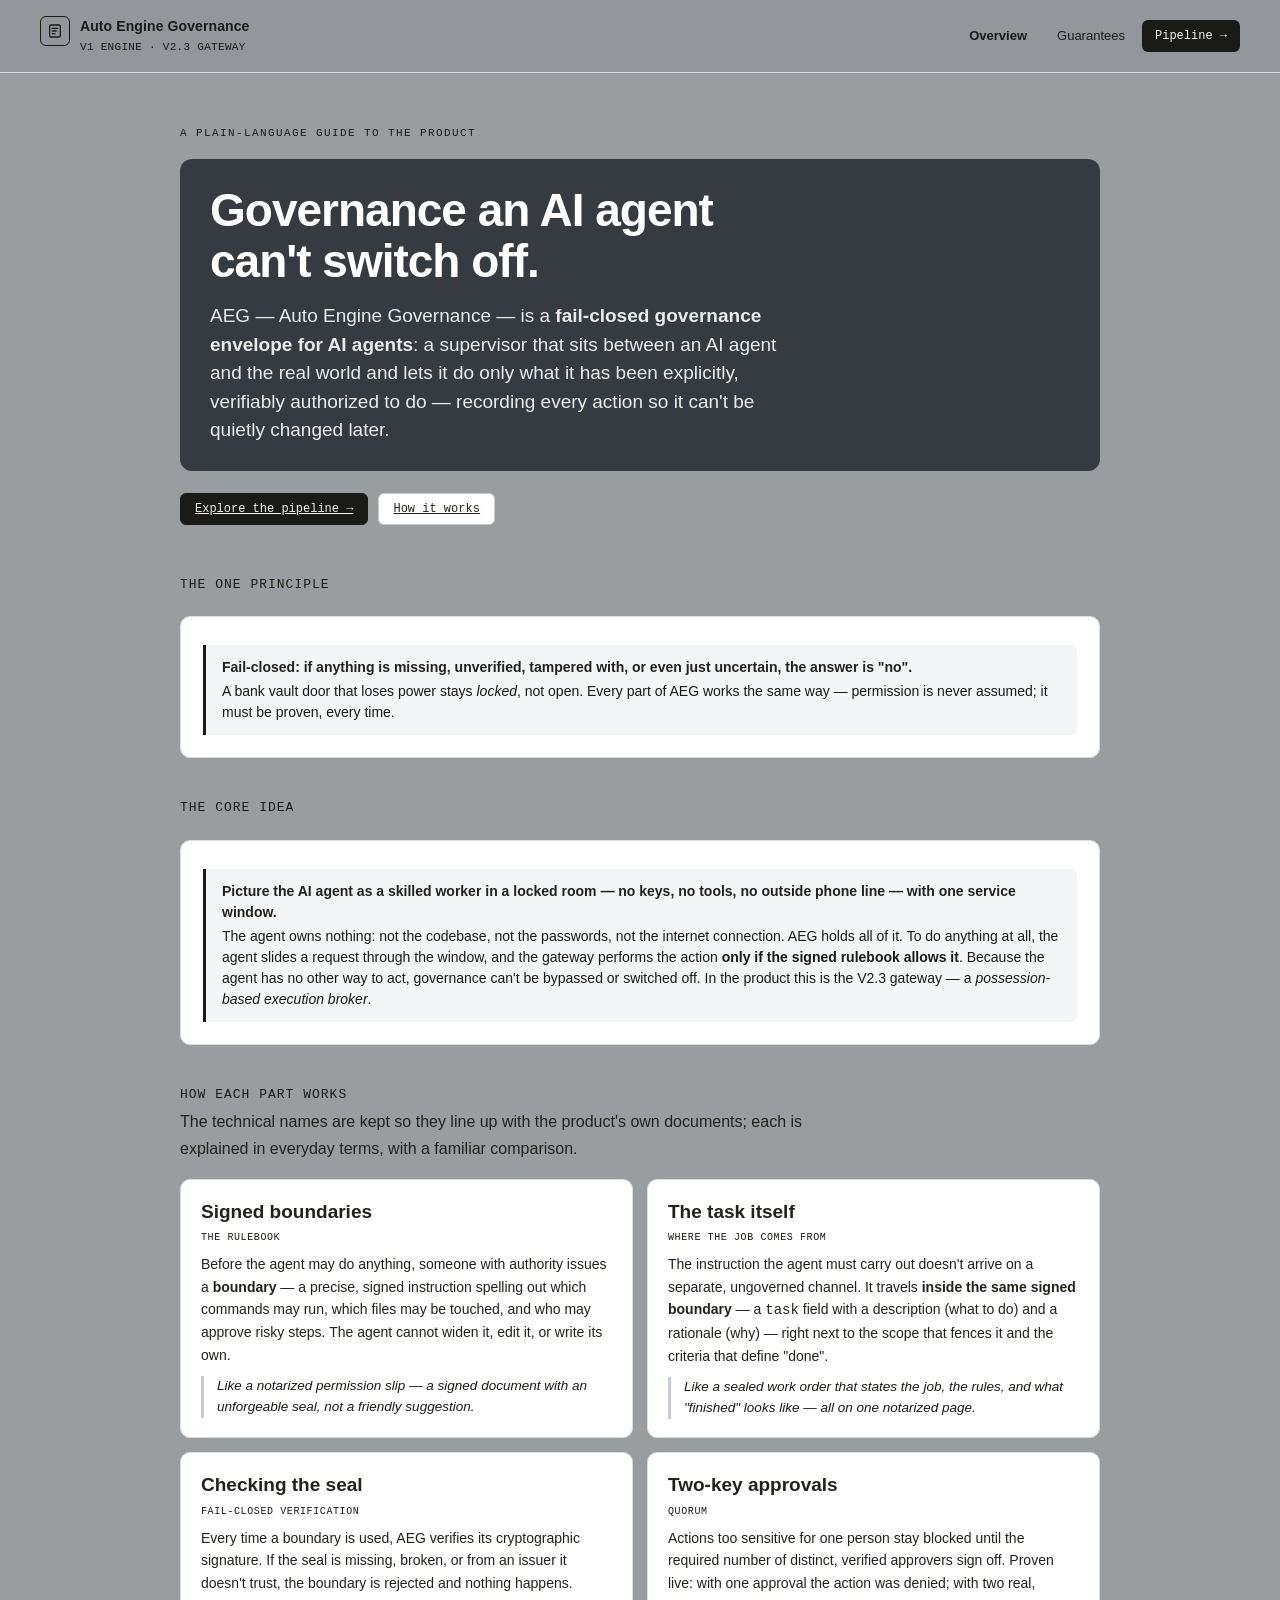
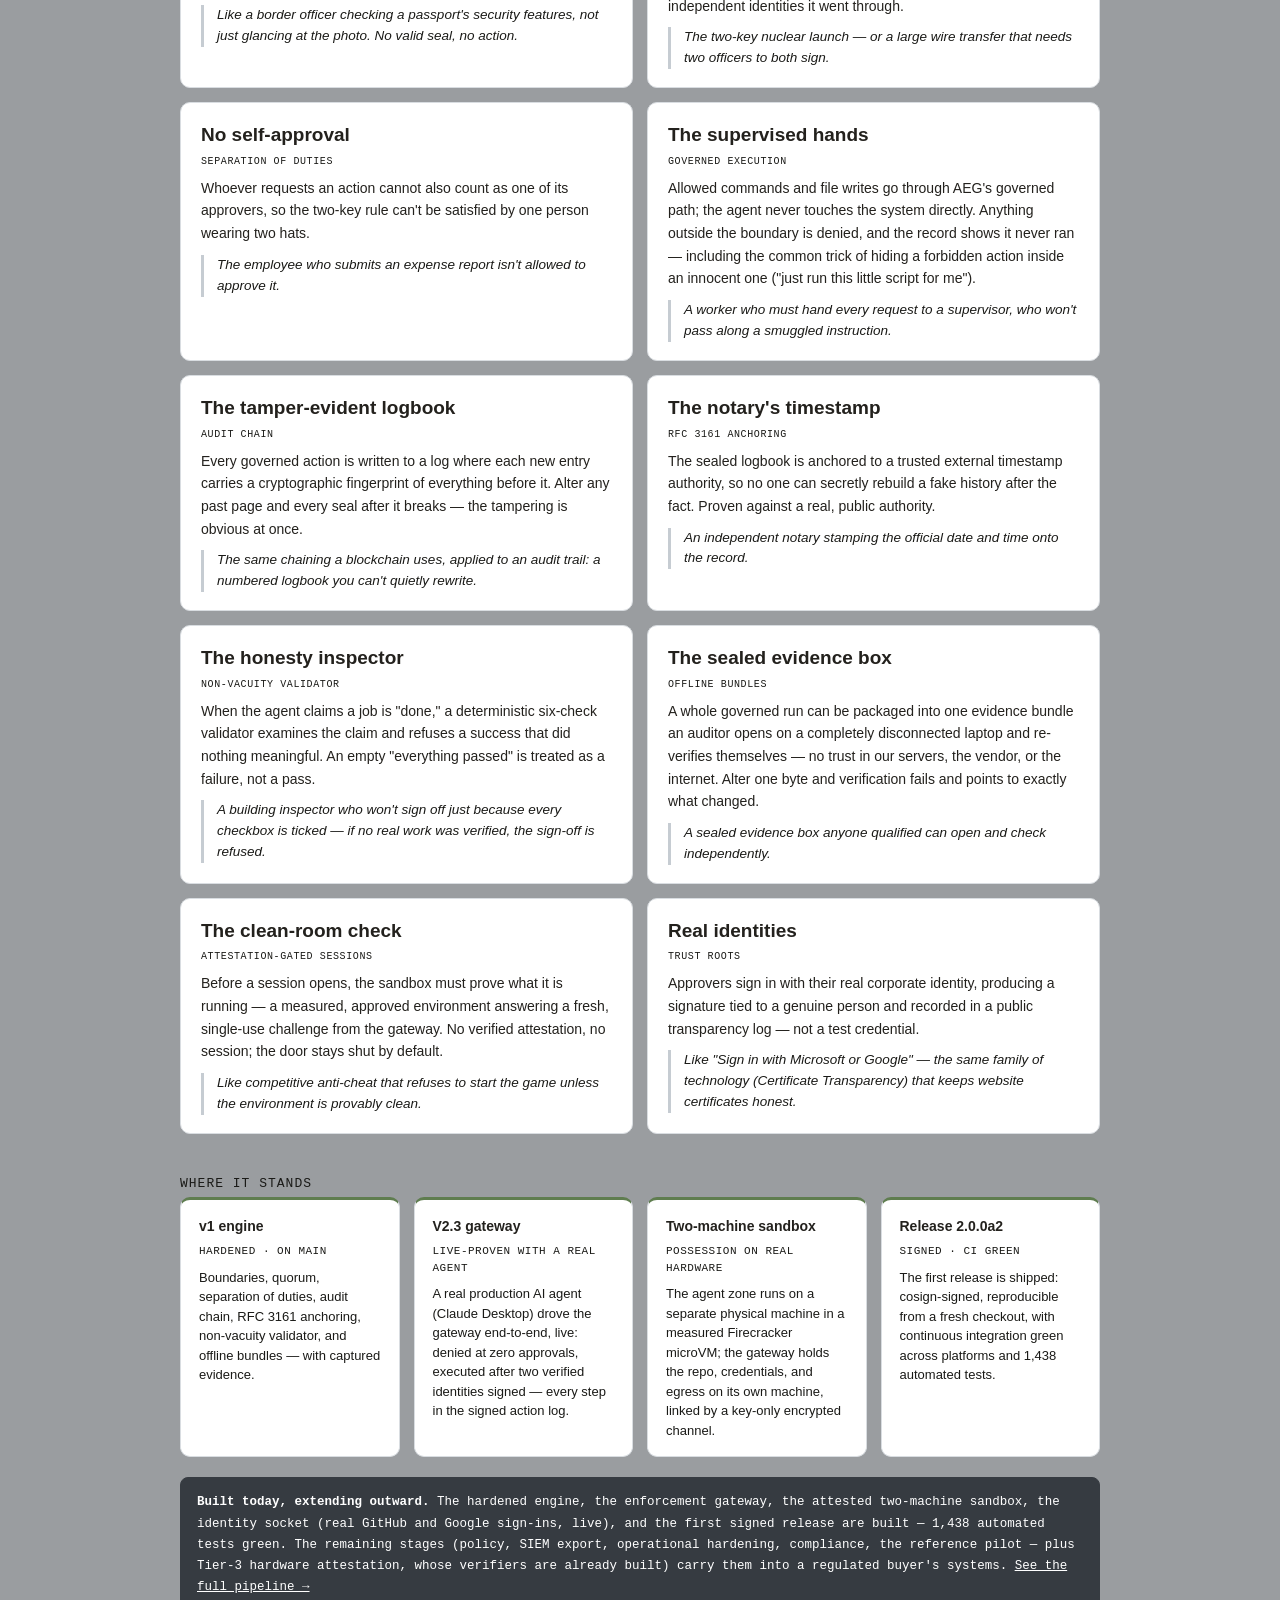
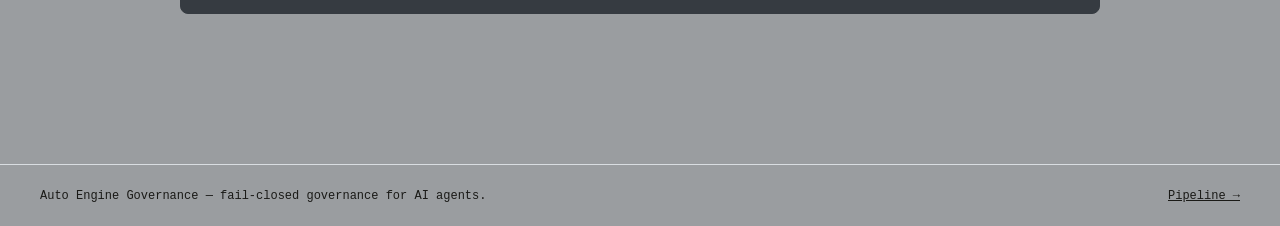
<file: index.html>
<!DOCTYPE html>
<html lang="en">
<head>
  <meta charset="utf-8" />
  <meta name="viewport" content="width=device-width, initial-scale=1" />
  <title>Auto Engine Governance</title>
  <link rel="stylesheet" href="styles.css?v=6" />
</head>
<body>
  <!-- top bar -->
  <header class="topbar">
    <div class="brand">
      <span class="brand-glyph" style="color:var(--ink)">
        <svg viewBox="0 0 24 24" fill="none" stroke="currentColor" stroke-width="2" stroke-linecap="round">
          <rect x="4" y="3" width="16" height="18" rx="2"></rect>
          <line x1="8" y1="8" x2="16" y2="8"></line>
          <line x1="8" y1="12" x2="14" y2="12"></line>
          <line x1="8" y1="16" x2="12" y2="16"></line>
        </svg>
      </span>
      <div>
        <div class="brand-name">Auto Engine Governance</div>
        <div class="brand-sub">V1 ENGINE · V2.3 GATEWAY</div>
      </div>
    </div>
    <nav class="topnav">
      <a class="active" href="index.html">Overview</a>
      <a href="index.html#guarantees">Guarantees</a>
      <a class="cta" href="pipeline.html">Pipeline &rarr;</a>
    </nav>
  </header>

  <div class="wrap">

    <!-- hero -->
    <section class="hero">
      <div class="eyebrow plain">A plain-language guide to the product</div>
      <div class="hero-box">
        <h1>Governance an AI agent<br>can't switch off.</h1>
        <p class="tagline">AEG — Auto Engine Governance — is a <b>fail-closed governance envelope for AI agents</b>: a supervisor that sits between an AI agent and the real world and lets it do only what it has been explicitly, verifiably authorized to do — recording every action so it can't be quietly changed&nbsp;later.</p>
      </div>
      <div class="cta">
        <a class="btn dark" href="pipeline.html">Explore the pipeline &rarr;</a>
        <a class="btn" href="#guarantees">How it works</a>
      </div>
    </section>

    <!-- the one principle -->
    <div class="block-title">The one principle</div>
    <div class="card">
      <div class="callout">
        <div class="lead">Fail-closed: if anything is missing, unverified, tampered with, or even just uncertain, the answer is "no".</div>
        <div class="body">A bank vault door that loses power stays <em>locked</em>, not open. Every part of AEG works the same way — permission is never assumed; it must be proven, every time.</div>
      </div>
    </div>

    <!-- the core idea -->
    <div class="block-title">The core idea</div>
    <div class="card">
      <div class="callout">
        <div class="lead">Picture the AI agent as a skilled worker in a locked room — no keys, no tools, no outside phone line — with one service window.</div>
        <div class="body">The agent owns nothing: not the codebase, not the passwords, not the internet connection. AEG holds all of it. To do anything at all, the agent slides a request through the window, and the gateway performs the action <b>only if the signed rulebook allows it</b>. Because the agent has no other way to act, governance can't be bypassed or switched off. In the product this is the V2.3 gateway — a <em>possession-based execution broker</em>.</div>
      </div>
    </div>

    <!-- how each part works -->
    <div class="block-title" id="guarantees">How each part works</div>
    <p class="intro-lead">The technical names are kept so they line up with the product's own documents; each is explained in everyday terms, with a familiar comparison.</p>
    <div class="explain" style="margin-top:16px">

      <div class="explain-item">
        <h3>Signed boundaries <span class="ex-tag">the rulebook</span></h3>
        <p>Before the agent may do anything, someone with authority issues a <b>boundary</b> — a precise, signed instruction spelling out which commands may run, which files may be touched, and who may approve risky steps. The agent cannot widen it, edit it, or write its own.</p>
        <span class="analogy">Like a notarized permission slip — a signed document with an unforgeable seal, not a friendly suggestion.</span>
      </div>

      <div class="explain-item">
        <h3>The task itself <span class="ex-tag">where the job comes from</span></h3>
        <p>The instruction the agent must carry out doesn't arrive on a separate, ungoverned channel. It travels <b>inside the same signed boundary</b> — a <code>task</code> field with a description (what to do) and a rationale (why) — right next to the scope that fences it and the criteria that define "done".</p>
        <span class="analogy">Like a sealed work order that states the job, the rules, and what "finished" looks like — all on one notarized page.</span>
      </div>

      <div class="explain-item">
        <h3>Checking the seal <span class="ex-tag">fail-closed verification</span></h3>
        <p>Every time a boundary is used, AEG verifies its cryptographic signature. If the seal is missing, broken, or from an issuer it doesn't trust, the boundary is rejected and nothing happens.</p>
        <span class="analogy">Like a border officer checking a passport's security features, not just glancing at the photo. No valid seal, no action.</span>
      </div>

      <div class="explain-item">
        <h3>Two-key approvals <span class="ex-tag">quorum</span></h3>
        <p>Actions too sensitive for one person stay blocked until the required number of distinct, verified approvers sign off. Proven live: with one approval the action was denied; with two real, independent identities it went through.</p>
        <span class="analogy">The two-key nuclear launch — or a large wire transfer that needs two officers to both sign.</span>
      </div>

      <div class="explain-item">
        <h3>No self-approval <span class="ex-tag">separation of duties</span></h3>
        <p>Whoever requests an action cannot also count as one of its approvers, so the two-key rule can't be satisfied by one person wearing two hats.</p>
        <span class="analogy">The employee who submits an expense report isn't allowed to approve it.</span>
      </div>

      <div class="explain-item">
        <h3>The supervised hands <span class="ex-tag">governed execution</span></h3>
        <p>Allowed commands and file writes go through AEG's governed path; the agent never touches the system directly. Anything outside the boundary is denied, and the record shows it never ran — including the common trick of hiding a forbidden action inside an innocent one ("just run this little script for me").</p>
        <span class="analogy">A worker who must hand every request to a supervisor, who won't pass along a smuggled instruction.</span>
      </div>

      <div class="explain-item">
        <h3>The tamper-evident logbook <span class="ex-tag">audit chain</span></h3>
        <p>Every governed action is written to a log where each new entry carries a cryptographic fingerprint of everything before it. Alter any past page and every seal after it breaks — the tampering is obvious at once.</p>
        <span class="analogy">The same chaining a blockchain uses, applied to an audit trail: a numbered logbook you can't quietly rewrite.</span>
      </div>

      <div class="explain-item">
        <h3>The notary's timestamp <span class="ex-tag">RFC 3161 anchoring</span></h3>
        <p>The sealed logbook is anchored to a trusted external timestamp authority, so no one can secretly rebuild a fake history after the fact. Proven against a real, public authority.</p>
        <span class="analogy">An independent notary stamping the official date and time onto the record.</span>
      </div>

      <div class="explain-item">
        <h3>The honesty inspector <span class="ex-tag">non-vacuity validator</span></h3>
        <p>When the agent claims a job is "done," a deterministic six-check validator examines the claim and refuses a success that did nothing meaningful. An empty "everything passed" is treated as a failure, not a pass.</p>
        <span class="analogy">A building inspector who won't sign off just because every checkbox is ticked — if no real work was verified, the sign-off is refused.</span>
      </div>

      <div class="explain-item">
        <h3>The sealed evidence box <span class="ex-tag">offline bundles</span></h3>
        <p>A whole governed run can be packaged into one evidence bundle an auditor opens on a completely disconnected laptop and re-verifies themselves — no trust in our servers, the vendor, or the internet. Alter one byte and verification fails and points to exactly what changed.</p>
        <span class="analogy">A sealed evidence box anyone qualified can open and check independently.</span>
      </div>

      <div class="explain-item">
        <h3>The clean-room check <span class="ex-tag">attestation-gated sessions</span></h3>
        <p>Before a session opens, the sandbox must prove what it is running — a measured, approved environment answering a fresh, single-use challenge from the gateway. No verified attestation, no session; the door stays shut by default.</p>
        <span class="analogy">Like competitive anti-cheat that refuses to start the game unless the environment is provably clean.</span>
      </div>

      <div class="explain-item">
        <h3>Real identities <span class="ex-tag">trust roots</span></h3>
        <p>Approvers sign in with their real corporate identity, producing a signature tied to a genuine person and recorded in a public transparency log — not a test credential.</p>
        <span class="analogy">Like "Sign in with Microsoft or Google" — the same family of technology (Certificate Transparency) that keeps website certificates honest.</span>
      </div>

    </div>

    <!-- where it stands -->
    <div class="block-title">Where it stands</div>
    <div class="status-strip">
      <div class="status-card ok"><div class="st-h">v1 engine</div><div class="st-s">hardened · on main</div><div class="st-p">Boundaries, quorum, separation of duties, audit chain, RFC 3161 anchoring, non-vacuity validator, and offline bundles — with captured evidence.</div></div>
      <div class="status-card ok"><div class="st-h">V2.3 gateway</div><div class="st-s">live-proven with a real agent</div><div class="st-p">A real production AI agent (Claude Desktop) drove the gateway end-to-end, live: denied at zero approvals, executed after two verified identities signed — every step in the signed action log.</div></div>
      <div class="status-card ok"><div class="st-h">Two-machine sandbox</div><div class="st-s">possession on real hardware</div><div class="st-p">The agent zone runs on a separate physical machine in a measured Firecracker microVM; the gateway holds the repo, credentials, and egress on its own machine, linked by a key-only encrypted channel.</div></div>
      <div class="status-card ok"><div class="st-h">Release 2.0.0a2</div><div class="st-s">signed · CI green</div><div class="st-p">The first release is shipped: cosign-signed, reproducible from a fresh checkout, with continuous integration green across platforms and 1,438 automated tests.</div></div>
    </div>

    <div class="note note-dark" style="margin-top:20px"><b>Built today, extending outward.</b> The hardened engine, the enforcement gateway, the attested two-machine sandbox, the identity socket (real GitHub and Google sign-ins, live), and the first signed release are built — 1,438 automated tests green. The remaining stages (policy, SIEM export, operational hardening, compliance, the reference pilot — plus Tier-3 hardware attestation, whose verifiers are already built) carry them into a regulated buyer's systems. <a href="pipeline.html" style="color:#fff">See the full pipeline &rarr;</a></div>

  </div>

  <footer class="site-foot">
    <span>Auto Engine Governance — fail-closed governance for AI agents.</span>
    <span><a href="pipeline.html" style="color:var(--muted)">Pipeline &rarr;</a></span>
  </footer>
</body>
</html>
</file>
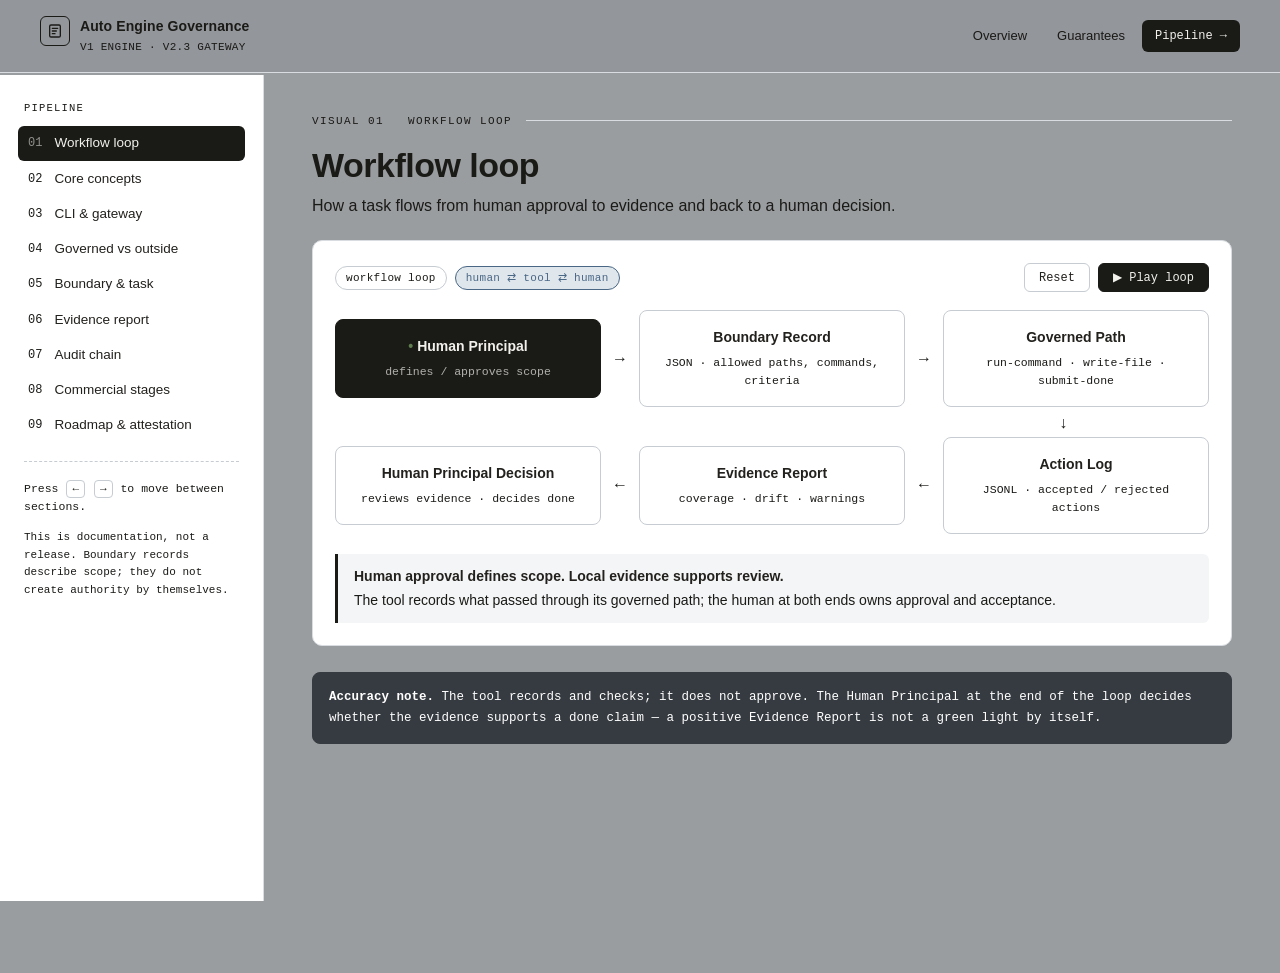
<file: pipeline.html>
<!DOCTYPE html>
<html lang="en">
<head>
  <meta charset="utf-8" />
  <meta name="viewport" content="width=device-width, initial-scale=1" />
  <title>Auto Engine Governance — Pipeline</title>
  <link rel="stylesheet" href="styles.css?v=6" />
</head>
<body>
  <!-- ================= TOP BAR (shared with the landing page) ================= -->
  <header class="topbar">
    <div class="brand">
      <span class="brand-glyph" style="color:var(--ink)">
        <svg viewBox="0 0 24 24" fill="none" stroke="currentColor" stroke-width="2" stroke-linecap="round">
          <rect x="4" y="3" width="16" height="18" rx="2"></rect>
          <line x1="8" y1="8" x2="16" y2="8"></line>
          <line x1="8" y1="12" x2="14" y2="12"></line>
          <line x1="8" y1="16" x2="12" y2="16"></line>
        </svg>
      </span>
      <div>
        <div class="brand-name">Auto Engine Governance</div>
        <div class="brand-sub">V1 ENGINE · V2.3 GATEWAY</div>
      </div>
    </div>
    <nav class="topnav">
      <a href="index.html">Overview</a>
      <a href="index.html#guarantees">Guarantees</a>
      <a class="cta" href="pipeline.html">Pipeline &rarr;</a>
    </nav>
  </header>

  <div class="shell">
    <!-- ================= SIDEBAR ================= -->
    <aside class="rail">
      <div class="rail-label">Pipeline</div>
      <ul class="nav">
        <li><a data-section="s01" href="#s01"><span class="n">01</span><span class="t">Workflow loop</span></a></li>
        <li><a data-section="s02" href="#s02"><span class="n">02</span><span class="t">Core concepts</span></a></li>
        <li><a data-section="s03" href="#s03"><span class="n">03</span><span class="t">CLI &amp; gateway</span></a></li>
        <li><a data-section="s04" href="#s04"><span class="n">04</span><span class="t">Governed vs outside</span></a></li>
        <li><a data-section="s05" href="#s05"><span class="n">05</span><span class="t">Boundary &amp; task</span></a></li>
        <li><a data-section="s06" href="#s06"><span class="n">06</span><span class="t">Evidence report</span></a></li>
        <li><a data-section="s07" href="#s07"><span class="n">07</span><span class="t">Audit chain</span></a></li>
        <li><a data-section="s08" href="#s08"><span class="n">08</span><span class="t">Commercial stages</span></a></li>
        <li><a data-section="s09" href="#s09"><span class="n">09</span><span class="t">Roadmap &amp; attestation</span></a></li>
      </ul>

      <hr class="rail-divider" />
      <p class="rail-hint">Press <span class="key">&larr;</span> <span class="key">&rarr;</span> to move between sections.</p>
      <p class="rail-foot">This is documentation, not a release. Boundary records describe scope; they do not create authority by themselves.</p>
    </aside>

    <!-- ================= MAIN ================= -->
    <main class="main">

      <!-- 01 Workflow loop -->
      <section class="section" id="s01">
        <div class="eyebrow">Visual 01 &nbsp; Workflow loop</div>
        <h1 class="section-title">Workflow loop</h1>
        <p class="section-sub">How a task flows from human approval to evidence and back to a human decision.</p>

        <div class="card">
          <div class="card-head">
            <div class="flow-tags">
              <span class="pill">workflow loop</span>
              <span class="pill accent">human &rlarr; tool &rlarr; human</span>
            </div>
            <div class="btn-row">
              <button class="btn" id="reset-loop">Reset</button>
              <button class="btn dark" id="play-loop">&#9654; Play loop</button>
            </div>
          </div>

          <div class="flow-row">
            <div class="node dark" data-loop-node data-loop-order="0"><div class="nt"><span class="bullet">&bull;</span> Human Principal</div><div class="nd">defines / approves scope</div></div>
            <div class="arrow">&rarr;</div>
            <div class="node" data-loop-node data-loop-order="1"><div class="nt">Boundary Record</div><div class="nd">JSON &middot; allowed paths, commands, criteria</div></div>
            <div class="arrow">&rarr;</div>
            <div class="node" data-loop-node data-loop-order="2"><div class="nt">Governed Path</div><div class="nd">run-command &middot; write-file &middot; submit-done</div></div>
          </div>
          <div class="flow-mid"><div class="arrow">&darr;</div></div>
          <div class="flow-row">
            <div class="node" data-loop-node data-loop-order="5"><div class="nt">Human Principal Decision</div><div class="nd">reviews evidence &middot; decides done</div></div>
            <div class="arrow">&larr;</div>
            <div class="node" data-loop-node data-loop-order="4"><div class="nt">Evidence Report</div><div class="nd">coverage &middot; drift &middot; warnings</div></div>
            <div class="arrow">&larr;</div>
            <div class="node" data-loop-node data-loop-order="3"><div class="nt">Action Log</div><div class="nd">JSONL &middot; accepted / rejected actions</div></div>
          </div>

          <div class="callout" style="margin-top:20px">
            <div class="lead">Human approval defines scope. Local evidence supports review.</div>
            <div class="body">The tool records what passed through its governed path; the human at both ends owns approval and acceptance.</div>
          </div>
        </div>

        <div class="note"><b>Accuracy note.</b> The tool records and checks; it does not approve. The Human Principal at the end of the loop decides whether the evidence supports a done claim — a positive Evidence Report is not a green light by itself.</div>
      </section>

      <!-- 02 Core concepts -->
      <section class="section" id="s02">
        <div class="eyebrow">Visual 02 &nbsp; Core concepts</div>
        <h1 class="section-title">Core concepts</h1>
        <p class="section-sub">The objects that make up the governance model and how they relate.</p>

        <div class="card">
          <div class="map-wrap">
            <div class="map">
              <div class="mapnode head sel" data-node
                   data-name="Boundary Record"
                   data-items="allowed paths|forbidden paths|allowed commands|forbidden commands|acceptance criteria|quorum / approvers|authority source"
                   data-foot="Records a human-approved task boundary. Not an authority by itself.">
                <div class="mn-t">Boundary Record</div>
                <div class="mn-i">&middot; allowed paths &nbsp; &middot; allowed commands &nbsp; &middot; quorum &nbsp; + more</div>
              </div>

              <div class="mapnode" data-node
                   data-name="Governed Action"
                   data-items="run-command|write-file|submit-done-claim|structured denial on refusal"
                   data-foot="Every effect flows through the governed path; the adapter never re-decides.">
                <div class="mn-t">Governed Action</div>
                <div class="mn-i">&middot; run-command &middot; write-file &middot; submit-done</div>
              </div>

              <div class="mapnode" data-node
                   data-name="Action Log"
                   data-items="accepted|rejected|failed|Merkle hash-chained|RFC 3161 anchored root"
                   data-foot="Append-only, tamper-evident record of every governed decision.">
                <div class="mn-t">Action Log</div>
                <div class="mn-i">&middot; accepted / rejected &middot; hash-chained</div>
              </div>

              <div class="mapnode dim" data-node
                   data-name="Evidence Map"
                   data-items="criterion &rarr; evidence|evidence &rarr; action"
                   data-foot="Optional mapping from acceptance criteria to the actions that satisfy them.">
                <div class="mn-t">Evidence Map</div>
                <div class="mn-i">&middot; criterion &rarr; evidence</div>
              </div>

              <div class="mapnode" data-node
                   data-name="Evidence Report"
                   data-items="counts|coverage|drift findings|warnings &amp; failures"
                   data-foot="What a reviewer receives at the end of a governed task. Supports review; does not approve.">
                <div class="mn-t">Evidence Report</div>
                <div class="mn-i">&middot; counts &middot; coverage &middot; warnings</div>
              </div>

              <div class="mapnode" data-node
                   data-name="Validator / Drift Check"
                   data-items="six-check deterministic validator|non-vacuity (Deviation #4)|boundary vs log drift|mismatch findings"
                   data-foot="Refuses a vacuous all-pass done claim; caps a verdict, never inflates it.">
                <div class="mn-t">Validator / Drift</div>
                <div class="mn-i">&middot; six-check &middot; non-vacuity</div>
              </div>

              <div class="mapnode" data-node
                   data-name="Done Claim"
                   data-items="claim statement|evidence-gated|co-signer policy|quorum-approved actions"
                   data-foot="A completion claim, accepted only on substance through the deterministic validator.">
                <div class="mn-t">Done Claim</div>
                <div class="mn-i">&middot; claim statement &middot; evidence-gated</div>
              </div>
            </div>

            <div class="selpanel">
              <div class="sel-label">Selection</div>
              <div class="sel-name" id="sel-name">Boundary Record</div>
              <ul class="sel-list" id="sel-list"></ul>
              <div class="sel-foot" id="sel-foot"></div>
            </div>
          </div>
        </div>

        <div class="note"><b>What the map shows:</b> object relationships, not authority flow. A Boundary Record constrains accepted actions but does not block direct file edits outside the governed path — see Visual 04.</div>
      </section>

      <!-- 03 CLI & gateway -->
      <section class="section" id="s03">
        <div class="eyebrow">Visual 03 &nbsp; CLI &amp; gateway workflow</div>
        <h1 class="section-title">CLI &amp; gateway workflow</h1>
        <p class="section-sub">The v1 CLI and the V2.3 gateway both drive the same governed path — the agent requests, the engine decides.</p>

        <div class="card">
          <div class="card-head">
            <span class="path">aeg-gateway-mcp &middot; stdio &middot; five tools</span>
            <span class="pill accent">possession-based broker</span>
          </div>
          <div class="term">
            <div class="term-head"><span>governed session &middot; agent owns nothing</span><span>V2.3</span></div>
            <div>$ aeg-gateway create-session --config gw.toml</div>
            <div class="term-dim" style="color:var(--term-dim)">&nbsp;&nbsp;session token: s_9f2a… (revocable)</div>
            <div style="margin-top:8px">&gt; run_command  pytest -q            <span class="ok">accepted</span> &middot; in workspace</div>
            <div>&gt; write_file   src/util.py           <span class="ok">accepted</span> &middot; pre/post digests</div>
            <div>&gt; run_command  "rm -rf /"            <span class="rej">denied</span> &middot; command_not_allowlisted</div>
            <div>&gt; submit_done_claim                  <span class="ok">approved</span> &middot; six-check validator</div>
            <div style="margin-top:8px">$ aeg-verify bundle evidence.tgz --offline</div>
            <div class="intact">&#10003; bundle verifies offline — signatures, chain, anchor</div>
          </div>
          <div class="callout" style="margin-top:18px">
            <div class="lead">The agent has no keys, no repo, no egress — only the request window.</div>
            <div class="body">Five tools: run_command, write_file, read_file, list_dir, submit_done_claim. Malformed calls are rejected at the endpoint before they reach the engine.</div>
          </div>
        </div>

        <div class="note"><b>Proven live, end-to-end, with a real agent.</b> A real production MCP client — Claude Desktop — drove the shipped gateway over a key-only encrypted channel between two physical machines: denied at zero approvals, executed the same command after two verified identities approved, every step landing in the signed action log. The v1 <code>aeg</code> CLI and the MCP endpoint call the identical boundary &rarr; quorum &rarr; execute &rarr; audit path.</div>
      </section>

      <!-- 04 Unavoidable by design -->
      <section class="section" id="s04">
        <div class="eyebrow">Visual 04 &nbsp; Unavoidable by design</div>
        <h1 class="section-title">Unavoidable by design</h1>
        <p class="section-sub">Governance the agent can't opt out of — every path to action runs through the envelope.</p>

        <div class="card">
          <div class="grid2">
            <div>
              <div class="sub-h">Inside the envelope <span>enforced, fail-closed</span></div>
              <div class="limititem" style="border-left-color:var(--green)"><div class="lh">Every governed command &amp; write</div><div class="lb">Runs only if a signed boundary allows it; denials are recorded.</div></div>
              <div class="limititem" style="border-left-color:var(--green)"><div class="lh">Two-key approvals (quorum)</div><div class="lb">Sensitive actions need distinct verified approvers; you can't approve your own.</div></div>
              <div class="limititem" style="border-left-color:var(--green)"><div class="lh">Tamper-evident audit + anchor</div><div class="lb">Merkle-chained log, RFC 3161 time-anchored, offline-verifiable bundle.</div></div>
            </div>
            <div>
              <div class="sub-h">How possession makes it unavoidable <span>the architecture</span></div>
              <div class="limititem" style="border-left-color:var(--green)"><div class="lh">The gateway owns everything</div><div class="lb">Repo, credentials, and egress live with AEG; the agent holds none, so it must request every action.</div></div>
              <div class="limititem" style="border-left-color:var(--green)"><div class="lh">One governed path</div><div class="lb">Commands, writes, and reads all flow through the same boundary &rarr; quorum &rarr; execute &rarr; audit path.</div></div>
              <div class="limititem" style="border-left-color:var(--green)"><div class="lh">Attested &amp; physically separated</div><div class="lb">Sessions open only against a verified attestation of a measured sandbox — proven on two physical machines: the agent in a Firecracker microVM booted from a measured image, the gateway holding repo, credentials, and egress on its own hardware.</div></div>
            </div>
          </div>
        </div>

        <div class="note"><b>Governance by possession.</b> Because the gateway holds the repo, credentials, and egress, the agent cannot act except through the envelope — supervision is a property of the architecture, not a policy the agent can ignore.</div>
      </section>

      <!-- 05 Boundary record & the task -->
      <section class="section" id="s05">
        <div class="eyebrow">Visual 05 &nbsp; Boundary record &amp; the task</div>
        <h1 class="section-title">The boundary record &amp; the task</h1>
        <p class="section-sub">One signed record carries the task the agent must do, the scope that fences it, and what counts as done. There is no separate, ungoverned task channel.</p>

        <div class="card">
          <div class="card-head"><span class="path">boundary.signed.intoto.jsonl</span><span class="pill">cosign / Sigstore signed</span></div>
          <div class="term">
            <div>{</div>
            <div>&nbsp;&nbsp;"boundary_id": "b-2026-07-06-gateway",</div>
            <div>&nbsp;&nbsp;<span class="ok">"task"</span>: {</div>
            <div>&nbsp;&nbsp;&nbsp;&nbsp;"description": "Add a CSV export endpoint with tests",</div>
            <div>&nbsp;&nbsp;&nbsp;&nbsp;"rationale":&nbsp;&nbsp; "customer reporting requirement"</div>
            <div>&nbsp;&nbsp;},</div>
            <div>&nbsp;&nbsp;"scope": {</div>
            <div>&nbsp;&nbsp;&nbsp;&nbsp;"files":&nbsp;&nbsp;&nbsp; { "allowed_paths": ["src/**","tests/**"], "forbidden_paths": [".env",".git/**"] },</div>
            <div>&nbsp;&nbsp;&nbsp;&nbsp;"commands": { "allowed": ["pytest","git"], "allow_interpreters": false }</div>
            <div>&nbsp;&nbsp;},</div>
            <div>&nbsp;&nbsp;"approval_quorum": { "min_required": 2, "approvers": ["oidc:…","oidc:…"] },</div>
            <div>&nbsp;&nbsp;"acceptance_criteria": [</div>
            <div>&nbsp;&nbsp;&nbsp;&nbsp;{ "criterion_id": "ac-1", "text": "endpoint returns 200 with header row", "evidence_type": "test_pass" },</div>
            <div>&nbsp;&nbsp;&nbsp;&nbsp;{ "criterion_id": "ac-2", "text": "docs/reports.md updated", "evidence_type": "file_exists" }</div>
            <div>&nbsp;&nbsp;],</div>
            <div>&nbsp;&nbsp;"done_claim_policy": { "require_anchor": true, "co_signer": true }</div>
            <div>}</div>
          </div>
        </div>

        <div class="card" style="margin-top:16px">
          <div class="sub-h" style="margin-top:0">How the task reaches the agent</div>
          <div class="grid2" style="margin-top:8px">
            <div class="limititem" style="border-left-color:var(--green)"><div class="lh">The task lives in the boundary</div><div class="lb">The Human Principal writes <code>task.description</code> (what to do) and <code>task.rationale</code> (why) into the same predicate as the scope, then signs it.</div></div>
            <div class="limititem" style="border-left-color:var(--green)"><div class="lh">Scope fences the work</div><div class="lb">Allowed / forbidden paths and commands bound what the agent may touch while carrying out the task.</div></div>
            <div class="limititem" style="border-left-color:var(--green)"><div class="lh">Criteria define "done"</div><div class="lb">Each <code>acceptance_criteria</code> entry ties a requirement to concrete evidence — a test pass, a file, a command output, or a manual attestation.</div></div>
            <div class="limititem"><div class="lh">No side channel</div><div class="lb">A session opens only against a verified boundary; the agent then acts through the tools, and its done-claim is validated against these criteria. The instruction and its guardrails are one signed unit.</div></div>
          </div>
        </div>

        <div class="note"><b>Illustrative values; real fields.</b> The boundary-v1 predicate's required fields include <code>task</code>, <code>scope</code>, <code>acceptance_criteria</code>, <code>approval_quorum</code>, and <code>done_claim_policy</code> — so the task and its guardrails are one signed, tamper-evident record. Signatures resolve to real corporate identities via cosign / Sigstore OIDC.</div>
      </section>

      <!-- 06 Evidence report -->
      <section class="section" id="s06">
        <div class="eyebrow">Visual 06 &nbsp; Evidence report</div>
        <h1 class="section-title">Evidence report — a real agent, live</h1>
        <p class="section-sub">The signed action log from CD-LIVE: a production AI agent (Claude Desktop) driven through the shipped gateway, live, across two physical machines.</p>

        <div class="card">
          <div class="card-head"><span class="path">test-reports/sandbox-2pc/cd-live/ &middot; signed action log</span><span class="pill">live governed run &middot; real agent</span></div>

          <div class="stats">
            <div class="stat"><div class="num">15</div><div class="lbl">Signed records</div></div>
            <div class="stat green"><div class="num">2</div><div class="lbl">Approvals to unlock</div></div>
            <div class="stat red"><div class="num">6</div><div class="lbl">Denial categories</div></div>
            <div class="stat green"><div class="num">0</div><div class="lbl">Ungoverned actions</div></div>
          </div>

          <div class="sub-h">What the log captured <span>in sequence, as recorded</span></div>
          <div class="crit"><span class="dot ok"></span><span class="id mono">1</span><span class="desc">Quorum gate: the command was denied at 0 of 2 approvals — then the <b>same command</b> executed only after two verified identities signed</span><span class="ref">quorum_not_met &rarr; accepted</span></div>
          <div class="crit"><span class="dot ok"></span><span class="id mono">2</span><span class="desc">Interpreter identity pinned by full path: <code>git status</code> and four disguised interpreter forms refused</span><span class="ref">command_not_allowlisted &times;5</span></div>
          <div class="crit"><span class="dot ok"></span><span class="id mono">3</span><span class="desc">A file write refused under two mis-scoped boundaries — both operator setup misses caught by the gate — then accepted under the corrected boundary</span><span class="ref">patch_forbidden &middot; boundary_not_yet_valid &rarr; accepted</span></div>
          <div class="crit"><span class="dot ok"></span><span class="id mono">4</span><span class="desc">A traversal read reaching outside the workspace refused</span><span class="ref">path escapes the workspace</span></div>
          <div class="crit"><span class="dot ok"></span><span class="id mono">5</span><span class="desc">An empty session token refused — no badge, no service</span><span class="ref">unknown session</span></div>
        </div>

        <div class="note"><b>A live exhibit, not a demo reel.</b> Every line above is a signed record from a real session: Claude Desktop driving the shipped gateway binary over a key-only encrypted channel between two physical machines. Evidence is bound write-once with a manifest and checksums, independently re-checkable.</div>
      </section>

      <!-- 07 Audit chain -->
      <section class="section" id="s07">
        <div class="eyebrow">Visual 07 &nbsp; Audit chain &amp; log validation</div>
        <h1 class="section-title">Audit chain &amp; log validation</h1>
        <p class="section-sub">Tamper-evident logging over the action log — hash chain, external anchoring, and offline verification.</p>

        <div class="card">
          <div class="tri">
            <div class="tricard"><div class="dots3"><i class="on"></i><i class="on"></i><i></i></div><div class="tt">Hash chain</div><div class="td">SHA-256 continuity over log records. The default; detects reorder, insertion, and deletion.</div></div>
            <div class="tricard"><div class="dots3"><i class="on"></i><i class="on"></i><i class="on"></i></div><div class="tt">RFC 3161 anchor</div><div class="td">An external timestamp authority signs the chain root — a third-party time proof the local host cannot forge.</div></div>
            <div class="tricard"><div class="dots3"><i class="on"></i><i class="on"></i><i class="on"></i></div><div class="tt">Offline bundle</div><div class="td">aeg-verify re-checks signatures, chain, and anchor on a disconnected machine.</div></div>
          </div>

          <div class="prov-wrap">
            <div class="prov">
              <div class="prov-h">Record types &middot; log-validate</div>
              <div class="opt sel" data-storage="status: <b>valid</b> &mdash; hash-chain continuity checked. SHA-256 chain over records; the default, no external key material needed."><span class="rdot"></span><div><div class="ol">v1_chain_only</div><div class="ob">Chain continuity</div></div></div>
              <div class="opt" data-storage="status: <b>valid</b> &mdash; locally verified. Deterministic v2 DSSE in-toto records produced by the engine."><span class="rdot"></span><div><div class="ol">v2_dsse</div><div class="ob">DSSE &middot; local-verified</div></div></div>
              <div class="opt" data-storage="status: <b>unsupported</b> &mdash; requires external V1 key material; no key provider is configured by default."><span class="rdot"></span><div><div class="ol">v1_hmac</div><div class="ob">HMAC &middot; external key required</div></div></div>
              <div class="opt" data-storage="status: <b>structural only</b> &mdash; an unsigned continuation record linking a V1 chain to the first v2 payload; not cryptographic trust transfer."><span class="rdot"></span><div><div class="ol">migration_v1_to_v2</div><div class="ob">Migration &middot; structural</div></div></div>
              <div class="prov-foot" id="prov-foot">status: <b>valid</b> &mdash; hash-chain continuity checked. SHA-256 chain over records; the default, no external key material needed.</div>
            </div>

            <div>
              <div class="term">
                <div class="term-head"><span>.auto_engine/log.jsonl &middot; log-validate</span><button class="term-btn" id="tamper-btn">Simulate tamper on #4</button></div>
                <table>
                  <thead><tr><th>#</th><th>ACTION</th><th>PREV_HASH</th><th>HASH</th><th></th></tr></thead>
                  <tbody>
                    <tr><td>1</td><td>run-command pytest…</td><td>0000…</td><td>7a1f…b2</td><td class="ok">ok</td></tr>
                    <tr><td>2</td><td>write-file src/util.py</td><td>7a1f…b2</td><td>c20e…91</td><td class="ok">ok</td></tr>
                    <tr><td>3</td><td>run-command "rm -rf /" (rej)</td><td>c20e…91</td><td>e84b…1f</td><td class="ok">ok</td></tr>
                    <tr id="log-row-4"><td>4</td><td>claim-done</td><td>e84b…1f</td><td>13af…7c</td><td class="ok">ok</td></tr>
                  </tbody>
                </table>
                <div class="intact" id="chain-line">&#10003; chain intact (4 records, SHA-256)</div>
              </div>
              <div class="detect">
                <span class="tag">record reorder</span><span class="tag">silent insertion</span><span class="tag">silent deletion</span>
              </div>
              <div class="limit-line">External RFC 3161 anchoring seals the chain root — a third-party time proof that even an attacker with log write-access cannot forge.</div>
            </div>
          </div>
        </div>

        <div class="note"><b>Tamper-evidence you can check independently.</b> A SHA-256 hash chain over every record, an RFC 3161-anchored root, and offline bundle verification with <code>aeg-verify</code> — an auditor confirms the log was not altered without trusting the host that produced it.</div>
      </section>

      <!-- 08 Commercial stages -->
      <section class="section" id="s08">
        <div class="eyebrow">Visual 08 &nbsp; Commercial stages</div>
        <h1 class="section-title">Commercial stages · V2.0 – V2.8</h1>
        <p class="section-sub">The product pipeline on top of the hardened v1 engine, in two tracks: the commercial line (gateway + attested Tier-2 sandbox) and the hardware-attestation line.</p>

        <div class="card">
          <div class="stage-flow">
            <div class="stage built"><div class="sid">V2.0</div><div class="snm">Product definition &amp; buyer</div><div class="sst">defined</div></div>
            <div class="stage built"><div class="sid">V2.1</div><div class="snm">Identity socket (OIDC)</div><div class="sst">built · live-proven</div></div>
            <div class="stage planned"><div class="sid">V2.2</div><div class="snm">Policy socket</div><div class="sst">planned</div></div>
            <div class="stage built"><div class="sid">V2.3</div><div class="snm">Gateway — enforcement point</div><div class="sst">built · live-proven end-to-end</div></div>
            <div class="stage planned"><div class="sid">V2.4</div><div class="snm">Observability &amp; SIEM export</div><div class="sst">planned</div></div>
            <div class="stage built"><div class="sid">V2.5</div><div class="snm">Packaging &amp; install</div><div class="sst">done · release 2.0.0a2</div></div>
            <div class="stage planned"><div class="sid">V2.6</div><div class="snm">Operational hardening</div><div class="sst">planned</div></div>
            <div class="stage planned"><div class="sid">V2.7</div><div class="snm">Compliance evidence kit</div><div class="sst">planned</div></div>
            <div class="stage critical"><div class="sid">V2.8</div><div class="snm">Reference deployment (pilot)</div><div class="sst">flagship pilot</div></div>
          </div>
          <div class="legend">
            <span><i style="background:var(--green)"></i> defined / built</span>
            <span><i style="background:var(--border-strong)"></i> planned</span>
            <span><i style="background:var(--red)"></i> flagship — the reference deployment</span>
          </div>
        </div>

        <div class="note"><b>Track A — the commercial line — is built, released, and live-proven:</b> the gateway (packets G-01…G-13), attestation-gated sessions on by default, the two-machine Tier-2 sandbox, and the identity socket proven with real GitHub and Google sign-ins — driven end-to-end by a real production agent, hardened through independent adversarial reviews and a dedicated security-hardening pass (chain-genesis anchoring, session-boundary pinning, enforced trust-root pins), and shipped as the cosign-signed release 2.0.0a2 with CI green across platforms and 1,438 tests. <b>Track B — Tier-3 hardware attestation:</b> the Intel TDX and AMD SEV-SNP verifiers are built and fixture-proven, fail-closed at the same seam; the live silicon proof is scheduled when hardware is provisioned. The remaining stages (policy, SIEM export, operational hardening, compliance, the reference pilot) carry the built core into a buyer's systems.</div>
      </section>

      <!-- 09 Roadmap & attestation -->
      <section class="section" id="s09">
        <div class="eyebrow">Visual 09 &nbsp; Roadmap &amp; attestation</div>
        <h1 class="section-title">Roadmap &amp; attestation</h1>
        <p class="section-sub">The hardware-attestation track and hardening layers, pluggable at the G-11 attestation seam — the Tier-3 verifiers are already built and fixture-proven.</p>

        <div class="card">
          <div class="sub-h" style="margin-top:0">Hardware-proven clean rooms <span>Tier-3 — verifiers built; silicon proof next</span></div>
          <div class="road" style="margin-top:8px">
            <div class="ritem"><span class="rid">T-01</span><span class="rtx">Intel TDX verifier — built · fixture-proven</span></div>
            <div class="ritem"><span class="rid">T-02</span><span class="rtx">AMD SEV-SNP verifier — built · fixture-proven</span></div>
            <div class="ritem"><span class="rid">T-03</span><span class="rtx">ARM CCA Realms verifier — checklist drafted</span></div>
          </div>

          <div class="sub-h">Hardening layers <span>planned</span></div>
          <div class="road" style="margin-top:8px">
            <div class="ritem"><span class="rid">T-04</span><span class="rtx">Reproducible sandbox appliance</span></div>
            <div class="ritem"><span class="rid">T-05</span><span class="rtx">Continuous integrity heartbeat</span></div>
            <div class="ritem"><span class="rid">T-06</span><span class="rtx">Anti-equivocation witnessing</span></div>
            <div class="ritem"><span class="rid">T-07</span><span class="rtx">Pinned-replay migrations</span></div>
            <div class="ritem"><span class="rid">T-08</span><span class="rtx">Generalized external-validity checks</span></div>
            <div class="ritem"><span class="rid">T-09</span><span class="rtx">Juror-independence self-alarm</span></div>
            <div class="ritem"><span class="rid">T-10</span><span class="rtx">Reproducible self-builds</span></div>
            <div class="ritem"><span class="rid">T-11</span><span class="rtx">HTTP + TLS transport for MCP</span></div>
          </div>

          <div class="sub-h">Post-release governed stories <span>after V2.8, own branch each</span></div>
          <div class="road" style="margin-top:8px">
            <div class="ritem"><span class="rid">PR-1</span><span class="rtx">Generic MCP tool-call governance</span></div>
            <div class="ritem"><span class="rid">PR-2</span><span class="rtx">CI/CD deploy gate</span></div>
            <div class="ritem"><span class="rid">PR-3</span><span class="rtx">Ops / support agent actions</span></div>
          </div>
        </div>

        <div class="note"><b>Tier-3 hardware attestation — its verifiers already exist.</b> The Tier-2 measured microVM ships today as the software-root floor with attestation-gated sessions on by default; the Intel TDX and AMD SEV-SNP verifiers are built, fixture-proven, and fail-closed at the same seam, extending the proof down to the silicon when hardware is provisioned.</div>
      </section>

    </main>
  </div>
  <script src="app.js"></script>
</body>
</html>
</file>
<file: styles.css>
/* AEG web — shared design system.
   Replicates the "Auto Engine Governance" visual-documentation layout.
   Background is light grey (per request); all other colours kept from the example.
   Self-contained: system fonts only, no external requests. */

:root {
  /* backgrounds — light grey (was cream in the example) */
  --bg: #9a9da0;
  --bg-sidebar: #93969a;
  --surface: #ffffff;
  --surface-2: #f4f5f6;

  /* ink / dark boxes / active nav */
  --ink: #1a1a17;
  --on-ink: #f2f1ec;
  --darkbox: #363b41;

  /* text */
  --text: #23211d;
  --muted: #1a1a17;
  --faint: #1a1a17;

  /* lines */
  --border: #d9dde1;
  --border-strong: #c6ccd2;

  /* accents (kept from the example) */
  --green: #5f7d4f;
  --green-bg: #e6ecdf;
  --green-ink: #405636;
  --red: #a5493d;
  --red-bg: #f2e1dd;
  --red-ink: #8a3a30;
  --amber: #9a7b3a;
  --amber-bg: #f0e8d3;
  --amber-ink: #7c6330;
  --blue: #4a6785;
  --blue-bg: #dfe6ec;
  --teal: #45766e;

  /* terminal panel */
  --term-bg: #1a1a17;
  --term-ink: #d8d4c8;
  --term-dim: #8f8b7f;
  --term-green: #82ad6b;

  --mono: ui-monospace, "Cascadia Code", "SF Mono", "Consolas", Menlo, monospace;
  --sans: -apple-system, BlinkMacSystemFont, "Segoe UI", Roboto, Helvetica, Arial, sans-serif;

  --rail-w: 264px;
  --topbar-h: 74px;
}

* { margin: 0; padding: 0; box-sizing: border-box; }

html, body {
  background: var(--bg);
  color: var(--text);
  font-family: var(--sans);
  font-size: 14px;
  line-height: 1.5;
  -webkit-font-smoothing: antialiased;
}

code, .mono { font-family: var(--mono); }
a { color: inherit; }

/* ---------------- layout shell ---------------- */
.shell { display: flex; min-height: 100vh; }

.rail {
  width: var(--rail-w);
  flex: 0 0 var(--rail-w);
  background: var(--surface);
  border-right: 1px solid var(--border);
  padding: 22px 18px;
  position: sticky;
  top: var(--topbar-h);
  align-self: flex-start;
  height: calc(100vh - var(--topbar-h));
  overflow-y: auto;
}

.main {
  flex: 1 1 auto;
  min-width: 0;
  padding: 40px 48px 80px;
  max-width: 1120px;
}

/* ---------------- brand ---------------- */
.brand { display: flex; gap: 10px; align-items: flex-start; margin-bottom: 26px; }
.brand-glyph {
  width: 30px; height: 30px; flex: 0 0 30px;
  border: 1.5px solid var(--ink); border-radius: 6px;
  display: flex; align-items: center; justify-content: center;
}
.brand-glyph svg { width: 16px; height: 16px; }
.brand-name { font-weight: 700; font-size: 14px; letter-spacing: 0.1px; color: var(--ink); }
.brand-sub { font-family: var(--mono); font-size: 11px; color: var(--muted); margin-top: 2px; letter-spacing: 0.3px; }

/* ---------------- nav ---------------- */
.rail-label {
  font-family: var(--mono); font-size: 10.5px; letter-spacing: 1.2px;
  text-transform: uppercase; color: var(--faint); margin: 4px 6px 10px;
}
.nav { list-style: none; }
.nav li { margin: 1px 0; }
.nav a {
  display: flex; align-items: center; gap: 12px;
  padding: 7px 10px; border-radius: 6px;
  text-decoration: none; color: var(--text);
  transition: background 0.12s;
}
.nav a:hover { background: rgba(0,0,0,0.04); }
.nav a.active { background: var(--ink); color: var(--on-ink); }
.nav .n { font-family: var(--mono); font-size: 12px; color: var(--faint); }
.nav a.active .n { color: rgba(242,241,236,0.55); }
.nav .t { font-size: 13.5px; }

.rail-divider { border: none; border-top: 1px dashed var(--border-strong); margin: 18px 6px; }
.rail-hint { font-family: var(--mono); font-size: 11.5px; color: var(--muted); margin: 0 6px 14px; }
.key {
  display: inline-block; font-family: var(--mono); font-size: 11px;
  border: 1px solid var(--border-strong); border-radius: 4px;
  padding: 0 5px; margin: 0 1px; background: var(--surface);
}
.rail-foot { font-family: var(--mono); font-size: 11px; line-height: 1.6; color: var(--muted); margin: 0 6px; }

/* ---------------- section header ---------------- */
.eyebrow {
  display: flex; align-items: center; gap: 14px;
  font-family: var(--mono); font-size: 11px; letter-spacing: 1.4px;
  text-transform: uppercase; color: var(--faint); margin-bottom: 18px;
}
.eyebrow::after { content: ""; flex: 1; height: 1px; background: var(--border); }
.section-title { font-size: 34px; font-weight: 700; letter-spacing: -0.5px; color: var(--ink); line-height: 1.1; }
.section-sub { font-size: 16px; color: var(--muted); margin-top: 10px; max-width: 760px; }

.section { display: none; }
.section.active { display: block; animation: fade 0.18s ease; }
@keyframes fade { from { opacity: 0; transform: translateY(4px); } to { opacity: 1; transform: none; } }

/* ---------------- content card ---------------- */
.card {
  background: var(--surface); border: 1px solid var(--border); border-radius: 10px;
  padding: 22px; margin-top: 22px;
}
.card-head { display: flex; align-items: center; justify-content: space-between; gap: 12px; margin-bottom: 18px; flex-wrap: wrap; }
.card-head .path { font-family: var(--mono); font-size: 12px; color: var(--muted); }

/* footer note box */
.note {
  margin-top: 26px; background: var(--darkbox); border: 1px solid var(--darkbox);
  border-radius: 8px; padding: 14px 16px;
  font-family: var(--mono); font-size: 12.5px; line-height: 1.7; color: #fff;
}
.note b, .note code, .note a { color: #fff; }

/* callout with accent left border */
.callout {
  border-left: 3px solid var(--ink); background: var(--surface-2);
  padding: 12px 16px; border-radius: 0 6px 6px 0; margin-top: 6px;
}
.callout .lead { font-weight: 700; color: var(--text); }
.callout .body { color: var(--muted); margin-top: 3px; }

/* ---------------- pills / tags / buttons ---------------- */
.pill {
  display: inline-flex; align-items: center; gap: 6px;
  font-family: var(--mono); font-size: 11px; letter-spacing: 0.3px;
  padding: 3px 10px; border-radius: 20px; border: 1px solid var(--border-strong);
  color: var(--muted); background: var(--surface);
}
.pill.accent { color: var(--blue); border-color: var(--blue); background: var(--blue-bg); }
.pill.amber { color: var(--amber-ink); border-color: var(--amber); background: var(--amber-bg); }
.tag {
  display: inline-block; font-family: var(--mono); font-size: 11px;
  padding: 3px 9px; border-radius: 4px; border: 1px solid var(--teal);
  color: var(--teal); background: transparent;
}
.btn {
  font-family: var(--mono); font-size: 12px; cursor: pointer;
  padding: 6px 14px; border-radius: 6px; border: 1px solid var(--border-strong);
  background: var(--surface); color: var(--text);
}
.btn:hover { border-color: var(--ink); }
.btn.dark { background: var(--ink); color: var(--on-ink); border-color: var(--ink); }
.btn-row { display: flex; gap: 8px; }

/* ---------------- flow diagram (Visual 01) ---------------- */
.flow-tags { display: flex; gap: 8px; }
.flow-grid {
  display: grid; grid-template-columns: repeat(3, 1fr); gap: 16px 40px;
  margin-top: 8px; position: relative;
}
.node {
  background: var(--surface); border: 1px solid var(--border-strong); border-radius: 8px;
  padding: 16px; text-align: center; transition: all 0.18s;
}
.node .nt { font-weight: 700; color: var(--text); }
.node .nd { font-family: var(--mono); font-size: 11.5px; color: var(--muted); margin-top: 6px; line-height: 1.55; }
.node.dark { background: var(--ink); border-color: var(--ink); }
.node.dark .nt { color: var(--on-ink); }
.node.dark .nd { color: rgba(242,241,236,0.7); }
.node.lit { border-color: var(--ink); box-shadow: 0 0 0 2px rgba(26,26,23,0.15); }
.node .bullet { color: var(--green); }
.flow-arrows { color: var(--faint); }
.arrow-row { display: grid; grid-template-columns: repeat(3, 1fr); gap: 40px; margin: 2px 0; }
.arrow { text-align: center; font-size: 15px; color: var(--faint); }
.flow-row { display: grid; grid-template-columns: 1fr 26px 1fr 26px 1fr; align-items: center; gap: 6px; margin-bottom: 4px; }
.flow-row .arrow { font-size: 16px; }
.flow-mid { display: grid; grid-template-columns: 1fr 1fr 1fr; margin: 2px 0; }
.flow-mid .arrow { grid-column: 3; font-size: 16px; }
@media (max-width: 760px) {
  .flow-row { grid-template-columns: 1fr; }
  .flow-row .arrow { transform: rotate(90deg); }
  .flow-mid { display: none; }
  .flow-grid { grid-template-columns: 1fr; }
}

/* ---------------- node map (Visual 02) ---------------- */
.map-wrap { display: grid; grid-template-columns: 1fr 300px; gap: 18px; }
@media (max-width: 900px) { .map-wrap { grid-template-columns: 1fr; } }
.map { display: grid; grid-template-columns: repeat(3, 1fr); gap: 12px; }
.mapnode {
  border: 1px solid var(--border-strong); border-radius: 8px; padding: 12px 14px;
  background: var(--surface); cursor: pointer; transition: all 0.15s;
}
.mapnode:hover { border-color: var(--ink); }
.mapnode.head { grid-column: 1 / -1; }
.mapnode.sel { background: var(--ink); border-color: var(--ink); }
.mapnode.sel .mn-t, .mapnode.sel .mn-i { color: var(--on-ink); }
.mapnode.dim { opacity: 0.5; }
.mn-t { font-weight: 700; font-size: 13px; }
.mn-i { font-family: var(--mono); font-size: 11.5px; color: var(--muted); margin-top: 5px; line-height: 1.6; }
.mapnode.sel .mn-i { color: rgba(242,241,236,0.72); }
.selpanel { border: 1px solid var(--border); border-radius: 10px; padding: 16px; background: var(--surface); }
.sel-label { font-family: var(--mono); font-size: 10.5px; letter-spacing: 1px; text-transform: uppercase; color: var(--faint); }
.sel-name { font-size: 18px; font-weight: 700; margin: 4px 0 12px; }
.sel-list { list-style: none; font-family: var(--mono); font-size: 12px; }
.sel-list li { padding: 3px 0; color: var(--text); }
.sel-list li::before { content: "· "; color: var(--faint); }
.sel-foot { font-size: 12.5px; color: var(--muted); margin-top: 12px; padding-top: 12px; border-top: 1px solid var(--border); }

/* ---------------- stat tiles (Visual 06) ---------------- */
.stats { display: grid; grid-template-columns: repeat(4, 1fr); gap: 12px; }
@media (max-width: 700px) { .stats { grid-template-columns: repeat(2, 1fr); } }
.stat { border: 1px solid var(--border); border-radius: 8px; padding: 14px 16px; background: var(--surface-2); }
.stat .num { font-size: 30px; font-weight: 700; line-height: 1; }
.stat .lbl { font-family: var(--mono); font-size: 10.5px; letter-spacing: 0.6px; text-transform: uppercase; color: var(--muted); margin-top: 8px; }
.stat.green { background: var(--green-bg); } .stat.green .num { color: var(--green-ink); }
.stat.red { background: var(--red-bg); } .stat.red .num { color: var(--red-ink); }
.stat.amber { background: var(--amber-bg); } .stat.amber .num { color: var(--amber-ink); }

.crit { display: flex; align-items: center; gap: 12px; padding: 9px 0; border-bottom: 1px solid var(--border); }
.crit .dot { width: 8px; height: 8px; border-radius: 50%; flex: 0 0 8px; }
.crit .id { font-family: var(--mono); font-size: 11.5px; color: var(--muted); width: 42px; }
.crit .desc { flex: 1; font-size: 13px; }
.crit .ref { font-family: var(--mono); font-size: 11px; color: var(--muted); text-align: right; }
.dot.ok { background: var(--green); } .dot.part { background: var(--amber); } .dot.miss { background: var(--red); }
.covbar { display: flex; height: 8px; border-radius: 4px; overflow: hidden; margin: 12px 0 4px; }
.covbar .seg-ok { background: var(--green); } .covbar .seg-part { background: var(--amber); } .covbar .seg-miss { background: var(--red); }
.covlabels { display: flex; justify-content: space-between; font-family: var(--mono); font-size: 11px; color: var(--muted); }

.finding { display: flex; gap: 12px; align-items: flex-start; padding: 8px 0; }
.badge {
  font-family: var(--mono); font-size: 10px; letter-spacing: 0.5px; padding: 3px 8px;
  border-radius: 4px; flex: 0 0 auto;
}
.badge.note { background: var(--blue-bg); color: var(--blue); }
.badge.warn { background: var(--amber-bg); color: var(--amber-ink); }
.badge.fail { background: var(--red-bg); color: var(--red-ink); }
.finding .ftext { font-size: 13px; }
.sub-h { font-weight: 700; font-size: 13px; margin: 18px 0 4px; }
.sub-h span { font-family: var(--mono); font-weight: 400; font-size: 11.5px; color: var(--muted); margin-left: 8px; }

/* ---------------- provider cards + terminal (Visual 07) ---------------- */
.tri { display: grid; grid-template-columns: repeat(3, 1fr); gap: 14px; }
@media (max-width: 800px) { .tri { grid-template-columns: 1fr; } }
.tricard { border: 1px solid var(--border); border-radius: 8px; padding: 14px 16px; background: var(--surface-2); }
.dots3 { display: flex; gap: 4px; margin-bottom: 8px; }
.dots3 i { width: 6px; height: 6px; border-radius: 50%; background: var(--border-strong); display: inline-block; }
.dots3 i.on { background: var(--ink); }
.tricard .tt { font-weight: 700; }
.tricard .td { font-family: var(--mono); font-size: 11.5px; color: var(--muted); margin-top: 6px; line-height: 1.6; }

.prov-wrap { display: grid; grid-template-columns: 330px 1fr; gap: 16px; margin-top: 16px; }
@media (max-width: 900px) { .prov-wrap { grid-template-columns: 1fr; } }
.prov { border: 1px solid var(--border); border-radius: 8px; background: var(--surface); overflow: hidden; }
.prov-h { font-family: var(--mono); font-size: 10.5px; letter-spacing: 1px; text-transform: uppercase; color: var(--faint); padding: 12px 14px 6px; }
.opt { display: flex; align-items: center; gap: 10px; margin: 8px 12px; padding: 10px 12px; border: 1px solid var(--border); border-radius: 7px; cursor: pointer; }
.opt.sel { border-color: var(--ink); box-shadow: 0 0 0 1px var(--ink); }
.opt .rdot { width: 9px; height: 9px; border-radius: 50%; border: 1px solid var(--border-strong); flex: 0 0 9px; }
.opt.sel .rdot { background: var(--green); border-color: var(--green); }
.opt .ol { font-family: var(--mono); font-size: 11px; color: var(--muted); }
.opt .ob { font-weight: 700; font-size: 12.5px; }
.prov-foot { font-family: var(--mono); font-size: 11.5px; color: var(--muted); padding: 8px 14px 14px; }
.prov-foot b { color: var(--text); }

.term { background: var(--term-bg); border-radius: 8px; padding: 14px 16px; font-family: var(--mono); font-size: 12px; color: var(--term-ink); }
.term-head { display: flex; align-items: center; justify-content: space-between; margin-bottom: 12px; color: var(--term-dim); }
.term table { width: 100%; border-collapse: collapse; }
.term th { text-align: left; color: var(--term-dim); font-weight: 400; font-size: 10.5px; letter-spacing: 0.6px; padding-bottom: 8px; }
.term td { padding: 5px 0; }
.term .ok { color: var(--term-green); }
.term .rej { color: #d98b7f; }
.term .intact { color: var(--term-green); margin-top: 12px; }
.term .broken { color: #d98b7f; margin-top: 12px; }
.term-btn { font-family: var(--mono); font-size: 11px; cursor: pointer; padding: 4px 10px; border-radius: 5px; border: 1px solid var(--border-strong); background: var(--surface); color: var(--text); }
.detect { display: flex; gap: 8px; flex-wrap: wrap; margin: 12px 0 6px; }
.limit-line { border-left: 3px solid var(--amber); padding: 4px 12px; color: var(--muted); font-size: 12.5px; }

/* two-column "does not provide" grid */
.grid2 { display: grid; grid-template-columns: 1fr 1fr; gap: 14px 40px; }
@media (max-width: 800px) { .grid2 { grid-template-columns: 1fr; } }
.limititem { border-left: 3px solid var(--amber); padding: 2px 14px; }
.limititem .lh { font-weight: 700; }
.limititem .lb { color: var(--muted); font-size: 13px; margin-top: 2px; }

/* ---------------- stage pipeline (Visual 08) ---------------- */
.stage-flow { display: grid; grid-template-columns: repeat(3, 1fr); gap: 12px; }
@media (max-width: 800px) { .stage-flow { grid-template-columns: 1fr 1fr; } }
@media (max-width: 520px) { .stage-flow { grid-template-columns: 1fr; } }
.stage {
  border: 1px solid var(--border-strong); border-radius: 8px; padding: 13px 14px;
  background: var(--surface); border-left-width: 3px;
}
.stage .sid { font-family: var(--mono); font-size: 12px; font-weight: 700; }
.stage .snm { font-size: 13px; margin-top: 3px; }
.stage .sst { font-family: var(--mono); font-size: 10.5px; letter-spacing: 0.4px; text-transform: uppercase; margin-top: 8px; }
.stage.done { border-left-color: var(--green); } .stage.done .sst { color: var(--green); }
.stage.built { border-left-color: var(--green); background: var(--green-bg); } .stage.built .sst { color: var(--green-ink); }
.stage.planned { border-left-color: var(--border-strong); } .stage.planned .sst { color: var(--faint); }
.stage.critical { border-left-color: var(--red); background: var(--red-bg); } .stage.critical .sst { color: var(--red-ink); }
.legend { display: flex; gap: 16px; flex-wrap: wrap; font-family: var(--mono); font-size: 11.5px; color: var(--muted); margin-top: 16px; }
.legend span { display: inline-flex; align-items: center; gap: 6px; }
.legend i { width: 10px; height: 10px; border-radius: 2px; display: inline-block; }

/* roadmap grid (Visual 09) */
.road { display: grid; grid-template-columns: repeat(2, 1fr); gap: 10px; }
@media (max-width: 800px) { .road { grid-template-columns: 1fr; } }
.ritem { border: 1px solid var(--border); border-radius: 7px; padding: 11px 13px; background: var(--surface); display: flex; gap: 10px; align-items: baseline; }
.ritem .rid { font-family: var(--mono); font-size: 11.5px; font-weight: 700; color: var(--muted); flex: 0 0 auto; }
.ritem .rtx { font-size: 13px; }
.ritem.mand { border-color: var(--amber); }
.mand-pill { font-family: var(--mono); font-size: 9.5px; letter-spacing: 0.5px; color: var(--amber-ink); background: var(--amber-bg); border-radius: 3px; padding: 1px 6px; margin-left: 6px; }

/* ---------------- landing page ---------------- */
.hero { padding: 8px 0 10px; }
.hero h1 { font-size: 46px; font-weight: 700; letter-spacing: -1px; color: var(--ink); line-height: 1.1; max-width: none; }
.hero .tagline { font-size: 19px; color: var(--muted); margin-top: 16px; max-width: 60ch; text-wrap: pretty; }
.hero .cta { margin-top: 22px; display: flex; gap: 10px; }
.hero-box { background: var(--darkbox); color: #fff; padding: 26px 30px; border-radius: 12px; margin: 10px 0 6px; }
.hero-box h1 { color: #fff; }
.hero-box .tagline { color: rgba(255,255,255,0.9); }
.note-dark { background: var(--darkbox); border-color: var(--darkbox); color: #fff; }
.note-dark b, .note-dark code, .note-dark a { color: #fff; }
.feature-grid { display: grid; grid-template-columns: repeat(3, 1fr); gap: 16px; margin-top: 12px; }
@media (max-width: 900px) { .feature-grid { grid-template-columns: 1fr 1fr; } }
@media (max-width: 620px) { .feature-grid { grid-template-columns: 1fr; } }
.feature { background: var(--surface); border: 1px solid var(--border); border-radius: 10px; padding: 18px; }
.feature h3 { font-size: 15px; }
.feature p { color: var(--muted); font-size: 13.5px; margin-top: 8px; }
.block-title { font-size: 13px; font-family: var(--mono); letter-spacing: 1px; text-transform: uppercase; color: var(--faint); margin: 40px 0 4px; }

.topbar {
  display: flex; align-items: center; justify-content: space-between;
  padding: 16px 40px; border-bottom: 1px solid var(--border);
  background: var(--bg-sidebar); position: sticky; top: 0; z-index: 20;
}
.topbar .brand { margin-bottom: 0; }
.section { scroll-margin-top: calc(var(--topbar-h) + 14px); }
.topnav { display: flex; gap: 4px; align-items: center; }
.topnav a { font-size: 13px; text-decoration: none; color: var(--muted); padding: 7px 13px; border-radius: 6px; }
.topnav a:hover { color: var(--text); }
.topnav a.active { color: var(--ink); font-weight: 600; }
.topnav a.cta { background: var(--ink); color: var(--on-ink); font-family: var(--mono); font-size: 12px; }
.wrap { max-width: 1000px; margin: 0 auto; padding: 44px 40px 90px; }
.eyebrow.plain::after { display: none; }
.step-strip { display: grid; grid-template-columns: repeat(3, 1fr); gap: 14px; }
@media (max-width: 700px) { .step-strip { grid-template-columns: 1fr; } }
.step-card { background: var(--surface); border: 1px solid var(--border); border-radius: 10px; padding: 16px 18px; }
.step-card .sn { font-family: var(--mono); font-size: 12px; color: var(--faint); }
.step-card .sh { font-weight: 700; margin-top: 6px; }
.step-card .sp { color: var(--muted); font-size: 13px; margin-top: 4px; }
.status-strip { display: grid; grid-template-columns: repeat(4, 1fr); gap: 14px; }
@media (max-width: 1000px) { .status-strip { grid-template-columns: repeat(2, 1fr); } }
@media (max-width: 700px) { .status-strip { grid-template-columns: 1fr; } }
.status-card { border: 1px solid var(--border); border-radius: 10px; padding: 16px 18px; background: var(--surface); border-top: 3px solid var(--border-strong); }
.status-card.ok { border-top-color: var(--green); }
.status-card .st-h { font-weight: 700; }
.status-card .st-s { font-family: var(--mono); font-size: 11px; text-transform: uppercase; letter-spacing: 0.5px; color: var(--muted); margin-top: 6px; }
.status-card .st-p { color: var(--muted); font-size: 13px; margin-top: 8px; }
.site-foot { border-top: 1px solid var(--border); margin-top: 60px; padding: 22px 40px; color: var(--muted); font-family: var(--mono); font-size: 12px; display: flex; justify-content: space-between; flex-wrap: wrap; gap: 8px; }

/* landing — explainer blocks (guide-style, with analogies) */
.intro-lead { font-size: 16px; line-height: 1.7; color: var(--text); max-width: 74ch; }
.explain { display: grid; grid-template-columns: 1fr 1fr; gap: 14px; }
@media (max-width: 820px) { .explain { grid-template-columns: 1fr; } }
.explain-item { background: var(--surface); border: 1px solid var(--border); border-radius: 10px; padding: 18px 20px; }
.explain-item h3 { font-size: 19px; }
.explain-item h3 .ex-tag { display: block; margin-top: 4px; font-family: var(--mono); font-size: 10px; font-weight: 400; color: var(--muted); text-transform: uppercase; letter-spacing: 0.6px; }
.explain-item p { color: var(--text); margin-top: 8px; font-size: 14px; line-height: 1.62; }
.explain-item .analogy { display: block; margin-top: 10px; padding-left: 13px; border-left: 3px solid var(--border-strong); color: var(--muted); font-style: italic; font-size: 13.5px; line-height: 1.55; }
</file>
